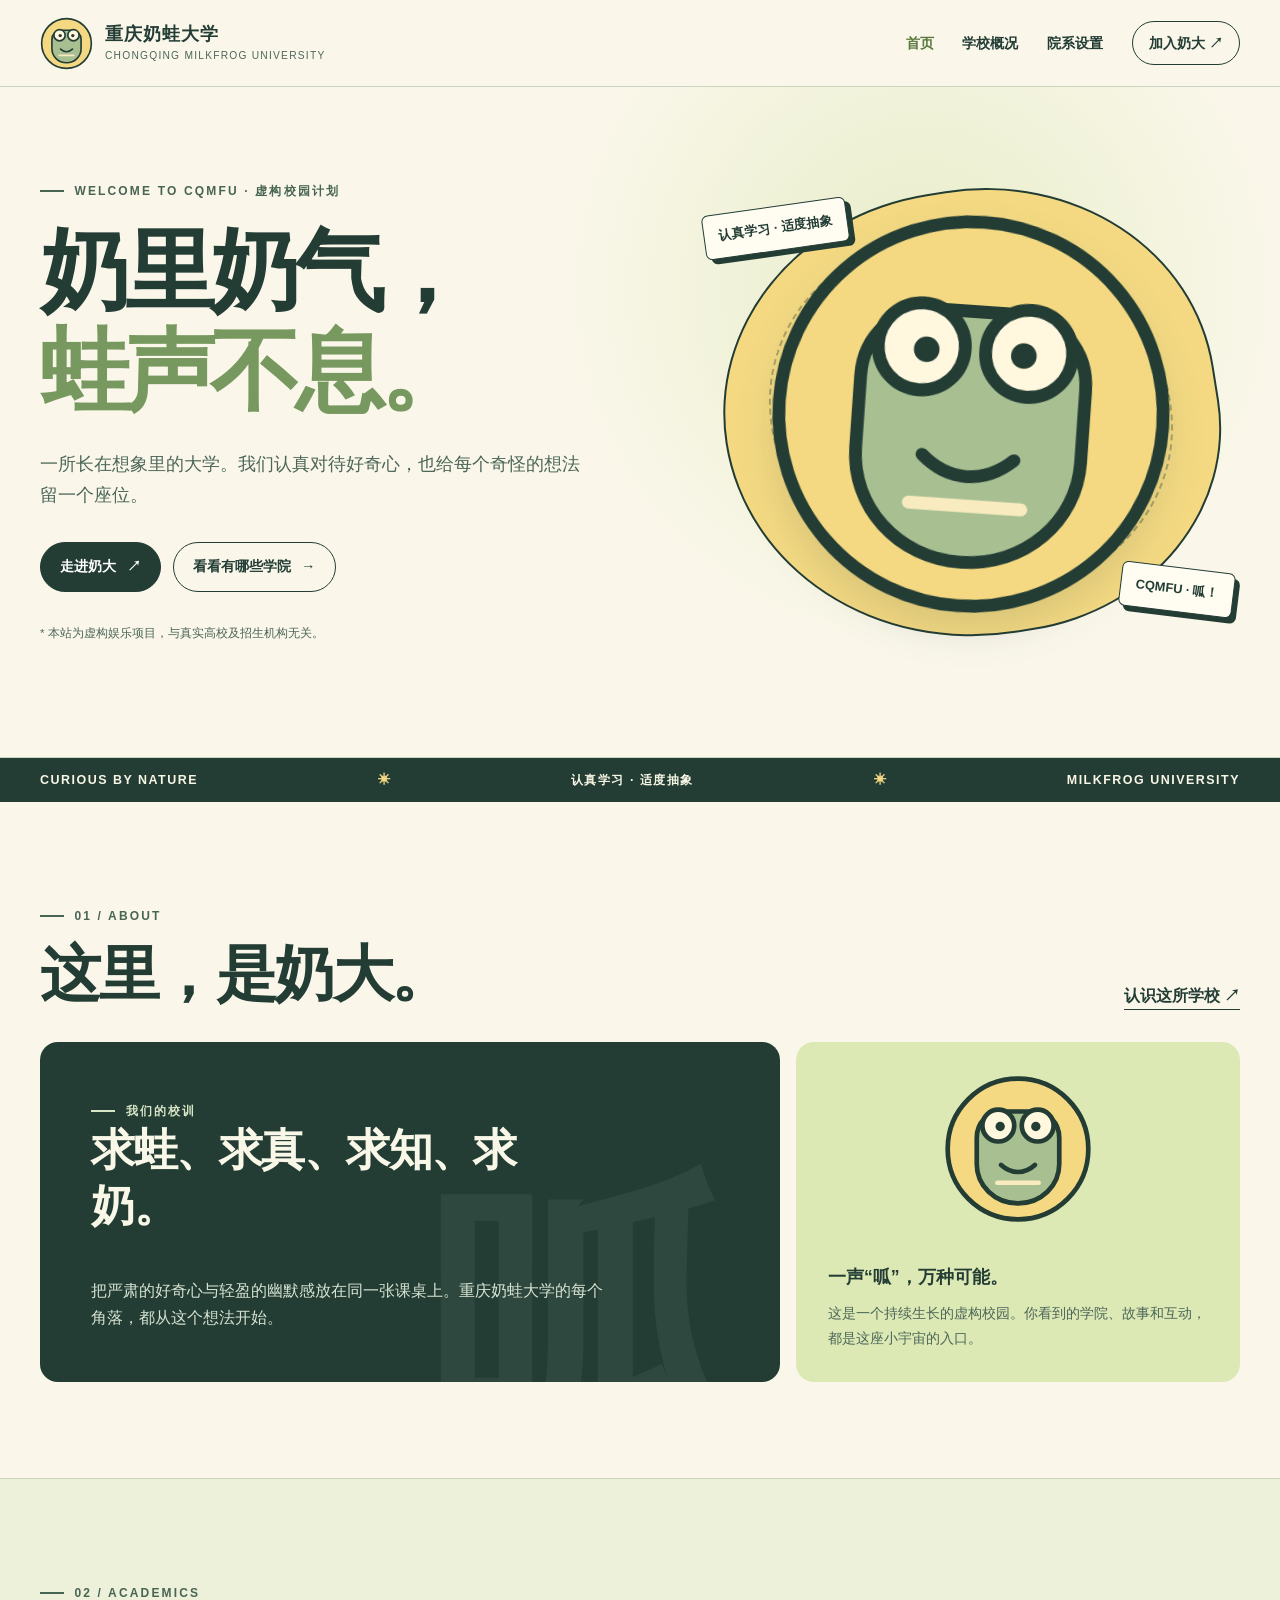
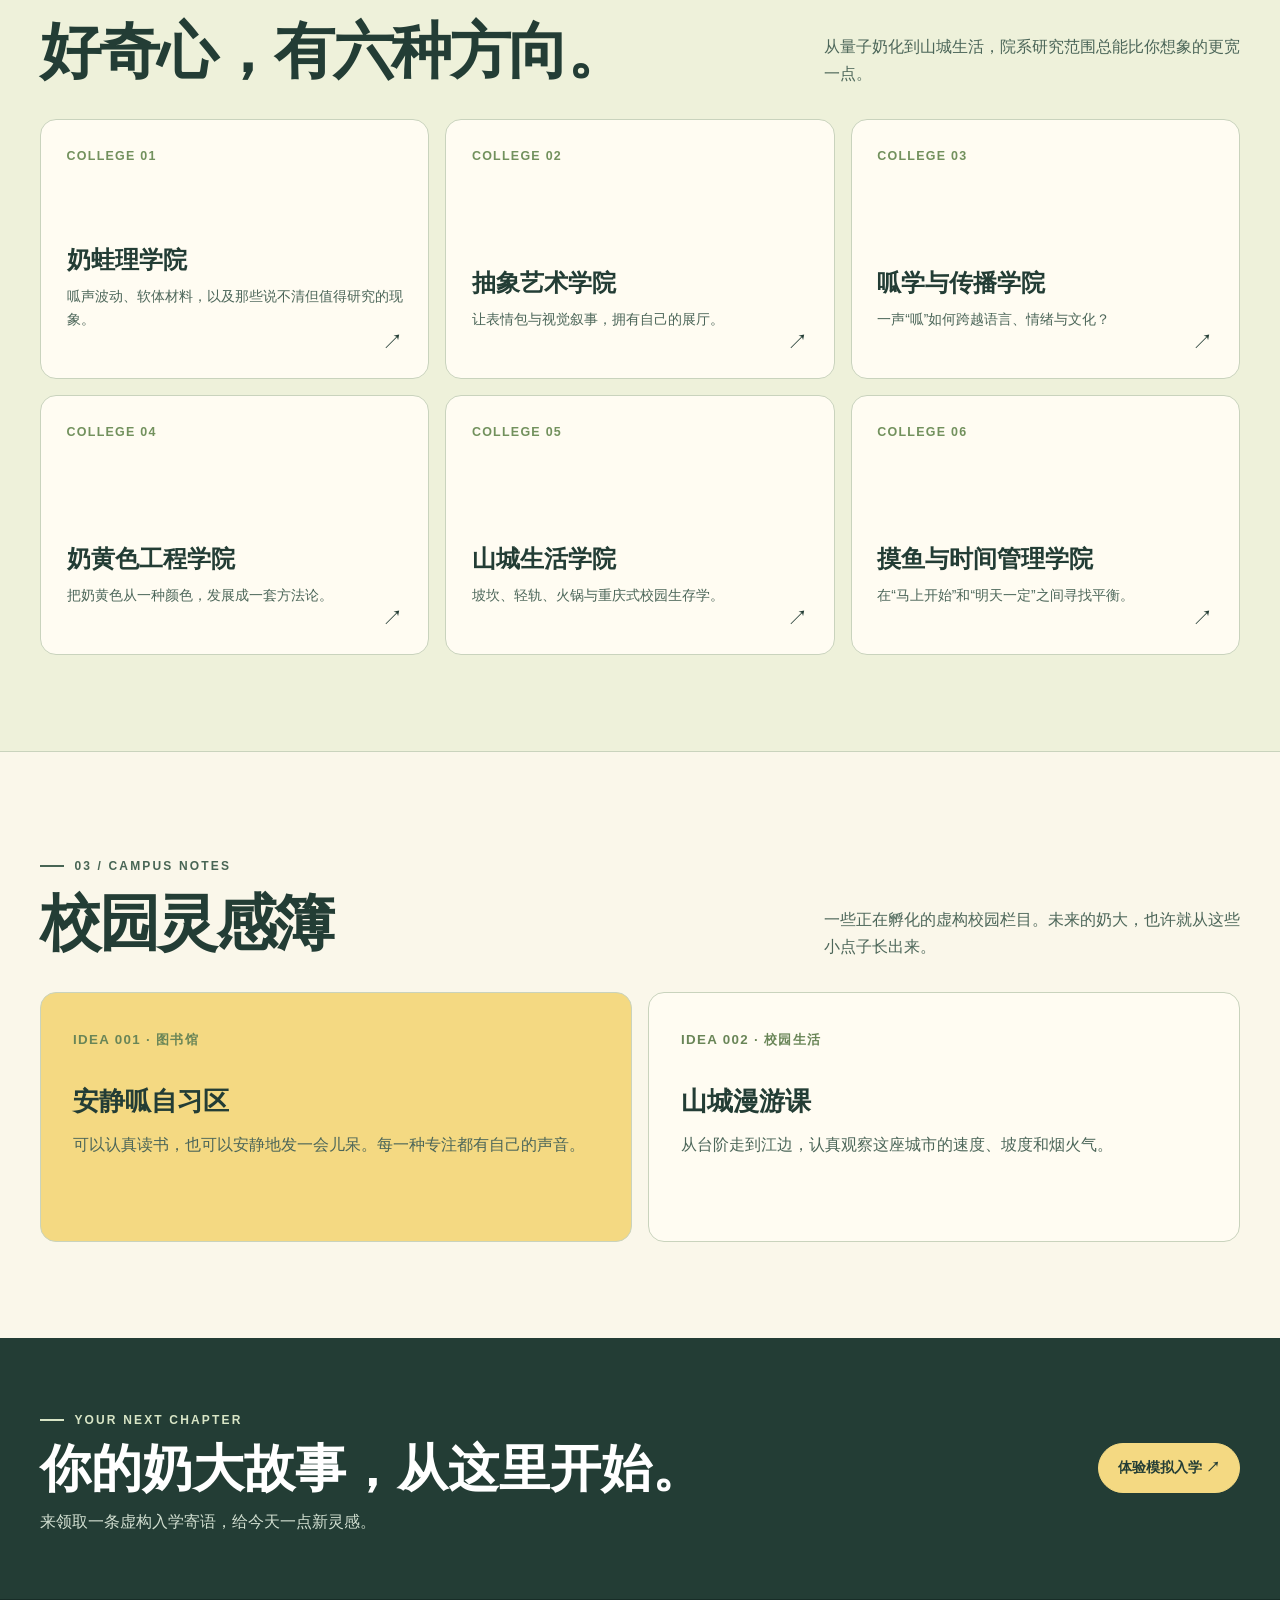
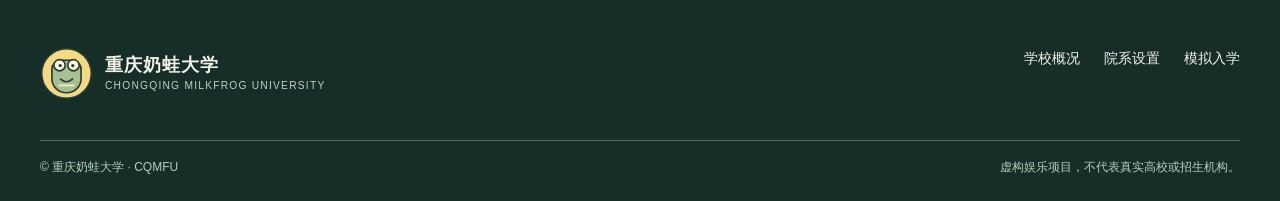
<file: index.html>
<!doctype html>
<html lang="zh-CN">
<head>
  <meta charset="utf-8">
  <meta name="viewport" content="width=device-width, initial-scale=1">
  <meta name="theme-color" content="#faf7ea">
  <meta name="description" content="重庆奶蛙大学是一所虚构的趣味大学。认真学习，适度抽象；奶里奶气，蛙声不息。">
  <title>重庆奶蛙大学 · 蛙声不息</title>
  <link rel="icon" type="image/svg+xml" href="assets/frog-mark.svg">
  <link rel="stylesheet" href="assets/site.css">
  <script src="assets/site.js" defer></script>
</head>
<body>
  <div class="site-loader" data-site-loader role="status" hidden>
    <div class="loader-mascot"><img src="assets/frog-mark.svg" alt="" width="128" height="128"></div>
    <p>奶蛙正在带你进入校园<span aria-hidden="true">…</span></p>
  </div>
  <a class="skip-link" href="#main">跳转到正文</a>
  <header class="site-header"><div class="container header-inner">
    <a class="brand" href="index.html" aria-label="重庆奶蛙大学首页"><img src="assets/frog-mark.svg" alt=""><span><strong>重庆奶蛙大学</strong><small>CHONGQING MILKFROG UNIVERSITY</small></span></a>
    <nav class="desktop-nav" aria-label="主导航"><a href="index.html" aria-current="page">首页</a><a href="about.html">学校概况</a><a href="academics.html">院系设置</a><a href="admissions.html" class="nav-cta">加入奶大 ↗</a></nav>
    <button class="menu-button" type="button" aria-expanded="false" aria-controls="mobile-menu" data-menu-toggle>菜单 ☰</button>
  </div><nav class="mobile-nav" id="mobile-menu" aria-label="移动端导航" data-menu hidden><a href="index.html" aria-current="page">首页</a><a href="about.html">学校概况</a><a href="academics.html">院系设置</a><a href="admissions.html">加入奶大</a></nav></header>
  <main id="main">
    <section class="hero"><div class="container hero-grid"><div>
      <span class="eyebrow">Welcome to CQMFU · 虚构校园计划</span>
      <h1>奶里奶气，<br><span>蛙声不息。</span></h1>
      <p class="lead">一所长在想象里的大学。我们认真对待好奇心，也给每个奇怪的想法留一个座位。</p>
      <div class="hero-actions"><a class="button button-dark" href="about.html">走进奶大 <span aria-hidden="true">↗</span></a><a class="button button-light" href="academics.html">看看有哪些学院 <span aria-hidden="true">→</span></a></div>
      <p class="hero-note">* 本站为虚构娱乐项目，与真实高校及招生机构无关。</p>
    </div><div class="hero-art" aria-label="奶蛙校徽插画"><div class="art-oval"></div><div class="art-ring"></div><img class="hero-frog" src="assets/frog-mark.svg" alt="微笑的奶蛙校徽"><span class="art-sticker sticker-a">认真学习 · 适度抽象</span><span class="art-sticker sticker-b">CQMFU · 呱！</span></div></div></section>
    <div class="ticker" aria-hidden="true"><div class="container ticker-inner"><span>CURIOUS BY NATURE</span><span>✳</span><span>认真学习 · 适度抽象</span><span>✳</span><span>MILKFROG UNIVERSITY</span></div></div>
    <section class="section" aria-labelledby="about-title"><div class="container"><div class="section-heading"><div><span class="eyebrow">01 / About</span><h2 id="about-title">这里，是奶大。</h2></div><a href="about.html">认识这所学校 ↗</a></div><div class="intro-grid"><article class="feature-card"><div><span class="eyebrow" style="color:#d8e5c6">我们的校训</span><h3>求蛙、求真、求知、求奶。</h3></div><p>把严肃的好奇心与轻盈的幽默感放在同一张课桌上。重庆奶蛙大学的每个角落，都从这个想法开始。</p></article><article class="seal-card"><img src="assets/frog-mark.svg" alt="重庆奶蛙大学奶蛙校徽"><div><strong>一声“呱”，万种可能。</strong><p>这是一个持续生长的虚构校园。你看到的学院、故事和互动，都是这座小宇宙的入口。</p></div></article></div></div></section>
    <section class="section section-tint" aria-labelledby="academics-title"><div class="container"><div class="section-heading"><div><span class="eyebrow">02 / Academics</span><h2 id="academics-title">好奇心，有六种方向。</h2></div><p>从量子奶化到山城生活，院系研究范围总能比你想象的更宽一点。</p></div><div class="cards">
      <a class="college-card" href="academics.html#science"><span class="number">COLLEGE 01</span><h3>奶蛙理学院</h3><p>呱声波动、软体材料，以及那些说不清但值得研究的现象。</p><span class="arrow" aria-hidden="true">↗</span></a>
      <a class="college-card" href="academics.html#art"><span class="number">COLLEGE 02</span><h3>抽象艺术学院</h3><p>让表情包与视觉叙事，拥有自己的展厅。</p><span class="arrow" aria-hidden="true">↗</span></a>
      <a class="college-card" href="academics.html#communication"><span class="number">COLLEGE 03</span><h3>呱学与传播学院</h3><p>一声“呱”如何跨越语言、情绪与文化？</p><span class="arrow" aria-hidden="true">↗</span></a>
      <a class="college-card" href="academics.html#engineering"><span class="number">COLLEGE 04</span><h3>奶黄色工程学院</h3><p>把奶黄色从一种颜色，发展成一套方法论。</p><span class="arrow" aria-hidden="true">↗</span></a>
      <a class="college-card" href="academics.html#city"><span class="number">COLLEGE 05</span><h3>山城生活学院</h3><p>坡坎、轻轨、火锅与重庆式校园生存学。</p><span class="arrow" aria-hidden="true">↗</span></a>
      <a class="college-card" href="academics.html#time"><span class="number">COLLEGE 06</span><h3>摸鱼与时间管理学院</h3><p>在“马上开始”和“明天一定”之间寻找平衡。</p><span class="arrow" aria-hidden="true">↗</span></a>
    </div></div></section>
    <section class="section" aria-labelledby="stories-title"><div class="container"><div class="section-heading"><div><span class="eyebrow">03 / Campus notes</span><h2 id="stories-title">校园灵感簿</h2></div><p>一些正在孵化的虚构校园栏目。未来的奶大，也许就从这些小点子长出来。</p></div><div class="story-grid"><article class="story-card accent"><small>IDEA 001 · 图书馆</small><h3>安静呱自习区</h3><p>可以认真读书，也可以安静地发一会儿呆。每一种专注都有自己的声音。</p></article><article class="story-card"><small>IDEA 002 · 校园生活</small><h3>山城漫游课</h3><p>从台阶走到江边，认真观察这座城市的速度、坡度和烟火气。</p></article></div></div></section>
    <section class="cta-band"><div class="container cta-inner"><div><span class="eyebrow" style="color:#d8e5c6">Your next chapter</span><h2>你的奶大故事，从这里开始。</h2><p>来领取一条虚构入学寄语，给今天一点新灵感。</p></div><a class="button button-yellow" href="admissions.html">体验模拟入学 ↗</a></div></section>
  </main>
  <footer class="site-footer"><div class="container"><div class="footer-grid"><a class="brand" href="index.html"><img src="assets/frog-mark.svg" alt=""><span><strong>重庆奶蛙大学</strong><small>CHONGQING MILKFROG UNIVERSITY</small></span></a><nav class="footer-links" aria-label="页脚导航"><a href="about.html">学校概况</a><a href="academics.html">院系设置</a><a href="admissions.html">模拟入学</a></nav></div><div class="footer-bottom"><span>© 重庆奶蛙大学 · CQMFU</span><span>虚构娱乐项目，不代表真实高校或招生机构。</span></div></div></footer>
</body>
</html>
</file>
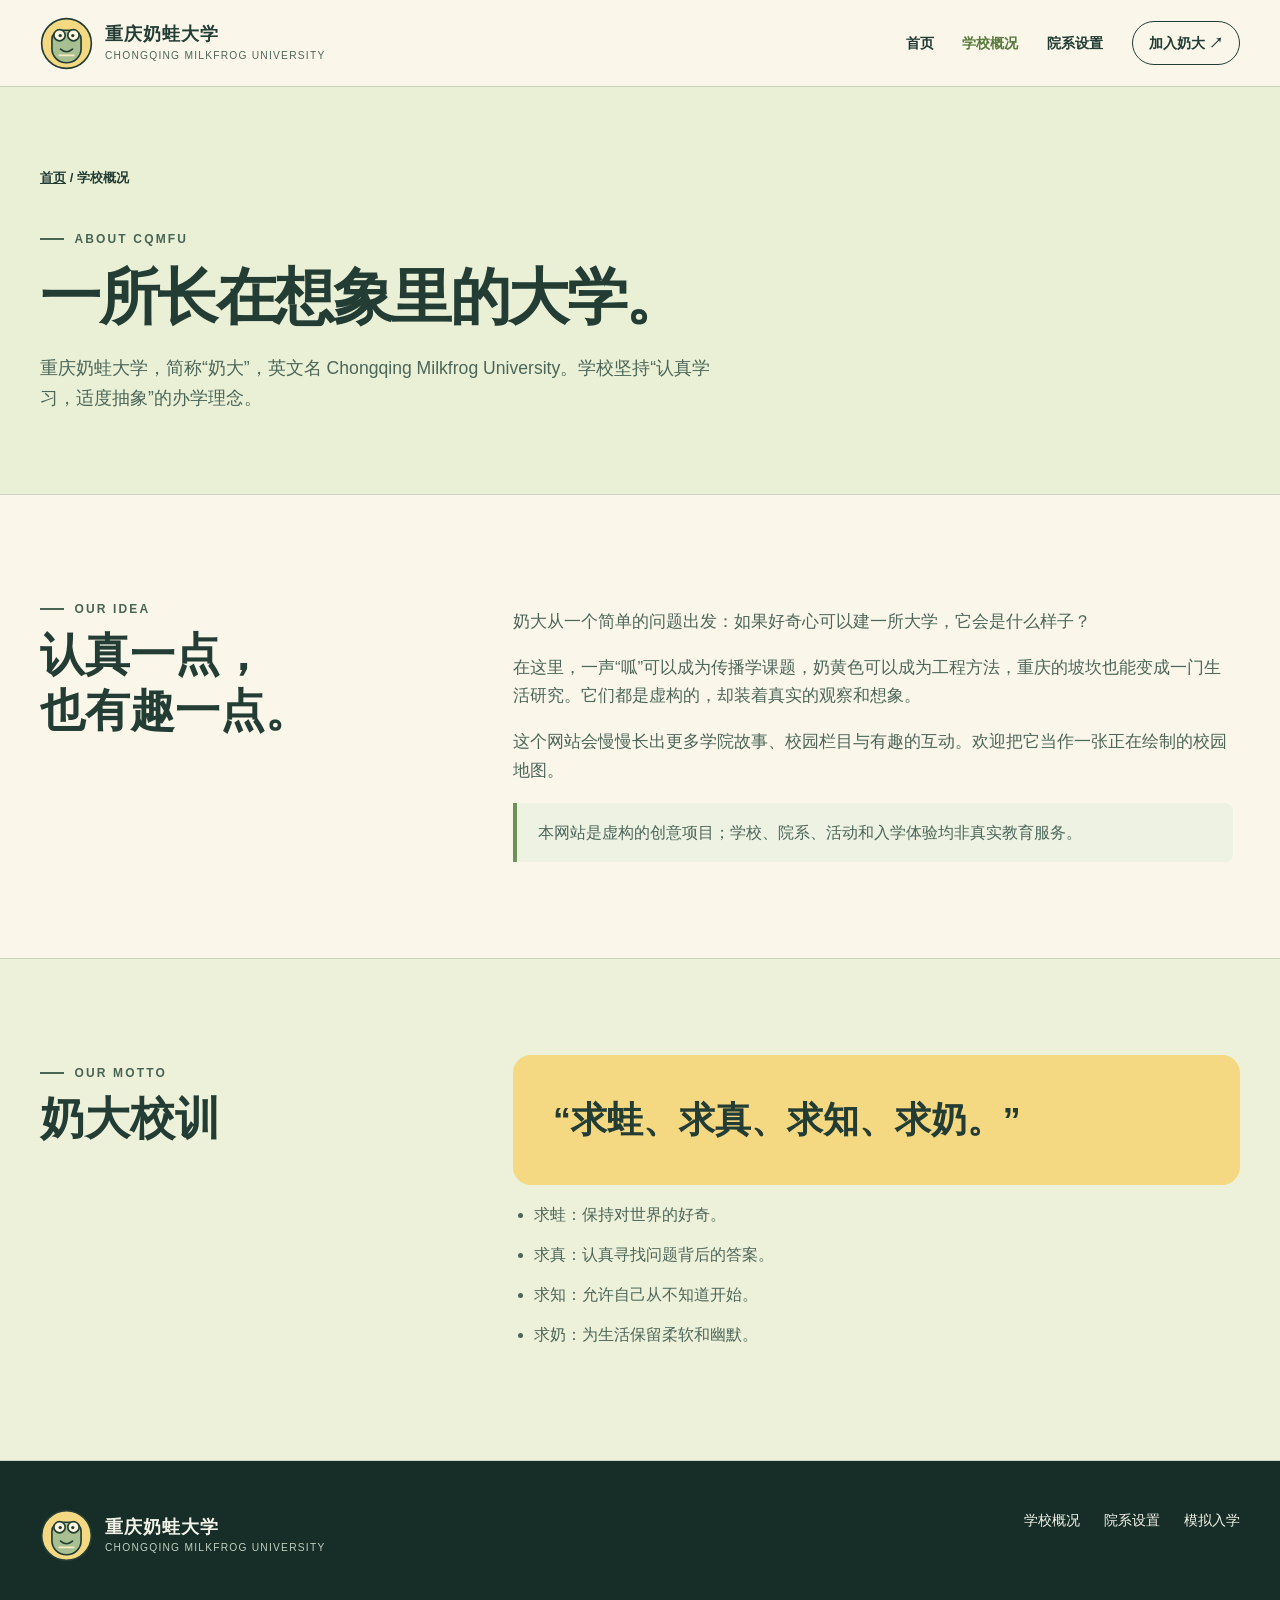
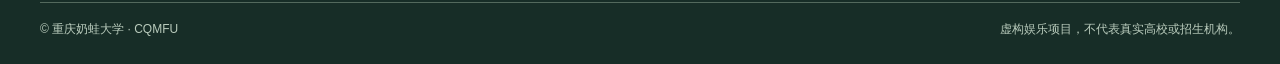
<file: about.html>
<!doctype html><html lang="zh-CN"><head><meta charset="utf-8"><meta name="viewport" content="width=device-width, initial-scale=1"><meta name="theme-color" content="#faf7ea"><meta name="description" content="认识重庆奶蛙大学：一所认真对待好奇心的虚构趣味大学。"><title>学校概况 · 重庆奶蛙大学</title><link rel="icon" type="image/svg+xml" href="assets/frog-mark.svg"><link rel="stylesheet" href="assets/site.css"><script src="assets/site.js" defer></script></head><body>
<a class="skip-link" href="#main">跳转到正文</a><header class="site-header"><div class="container header-inner"><a class="brand" href="index.html" aria-label="重庆奶蛙大学首页"><img src="assets/frog-mark.svg" alt=""><span><strong>重庆奶蛙大学</strong><small>CHONGQING MILKFROG UNIVERSITY</small></span></a><nav class="desktop-nav" aria-label="主导航"><a href="index.html">首页</a><a href="about.html" aria-current="page">学校概况</a><a href="academics.html">院系设置</a><a href="admissions.html" class="nav-cta">加入奶大 ↗</a></nav><button class="menu-button" type="button" aria-expanded="false" aria-controls="mobile-menu" data-menu-toggle>菜单 ☰</button></div><nav class="mobile-nav" id="mobile-menu" aria-label="移动端导航" data-menu hidden><a href="index.html">首页</a><a href="about.html" aria-current="page">学校概况</a><a href="academics.html">院系设置</a><a href="admissions.html">加入奶大</a></nav></header>
<main id="main"><section class="page-intro"><div class="container"><span class="crumb"><a href="index.html">首页</a> / 学校概况</span><span class="eyebrow">About CQMFU</span><h1>一所长在想象里的大学。</h1><p>重庆奶蛙大学，简称“奶大”，英文名 Chongqing Milkfrog University。学校坚持“认真学习，适度抽象”的办学理念。</p></div></section><section class="section"><div class="container two-col"><div><span class="eyebrow">Our idea</span><h2>认真一点，<br>也有趣一点。</h2></div><div class="prose"><p>奶大从一个简单的问题出发：如果好奇心可以建一所大学，它会是什么样子？</p><p>在这里，一声“呱”可以成为传播学课题，奶黄色可以成为工程方法，重庆的坡坎也能变成一门生活研究。它们都是虚构的，却装着真实的观察和想象。</p><p>这个网站会慢慢长出更多学院故事、校园栏目与有趣的互动。欢迎把它当作一张正在绘制的校园地图。</p><div class="notice">本网站是虚构的创意项目；学校、院系、活动和入学体验均非真实教育服务。</div></div></div></section><section class="section section-tint"><div class="container two-col"><div><span class="eyebrow">Our motto</span><h2>奶大校训</h2></div><div><div class="quote">“求蛙、求真、求知、求奶。”</div><ul class="plain-list"><li>求蛙：保持对世界的好奇。</li><li>求真：认真寻找问题背后的答案。</li><li>求知：允许自己从不知道开始。</li><li>求奶：为生活保留柔软和幽默。</li></ul></div></div></section></main>
<footer class="site-footer"><div class="container"><div class="footer-grid"><a class="brand" href="index.html"><img src="assets/frog-mark.svg" alt=""><span><strong>重庆奶蛙大学</strong><small>CHONGQING MILKFROG UNIVERSITY</small></span></a><nav class="footer-links" aria-label="页脚导航"><a href="about.html">学校概况</a><a href="academics.html">院系设置</a><a href="admissions.html">模拟入学</a></nav></div><div class="footer-bottom"><span>© 重庆奶蛙大学 · CQMFU</span><span>虚构娱乐项目，不代表真实高校或招生机构。</span></div></div></footer></body></html>
</file>
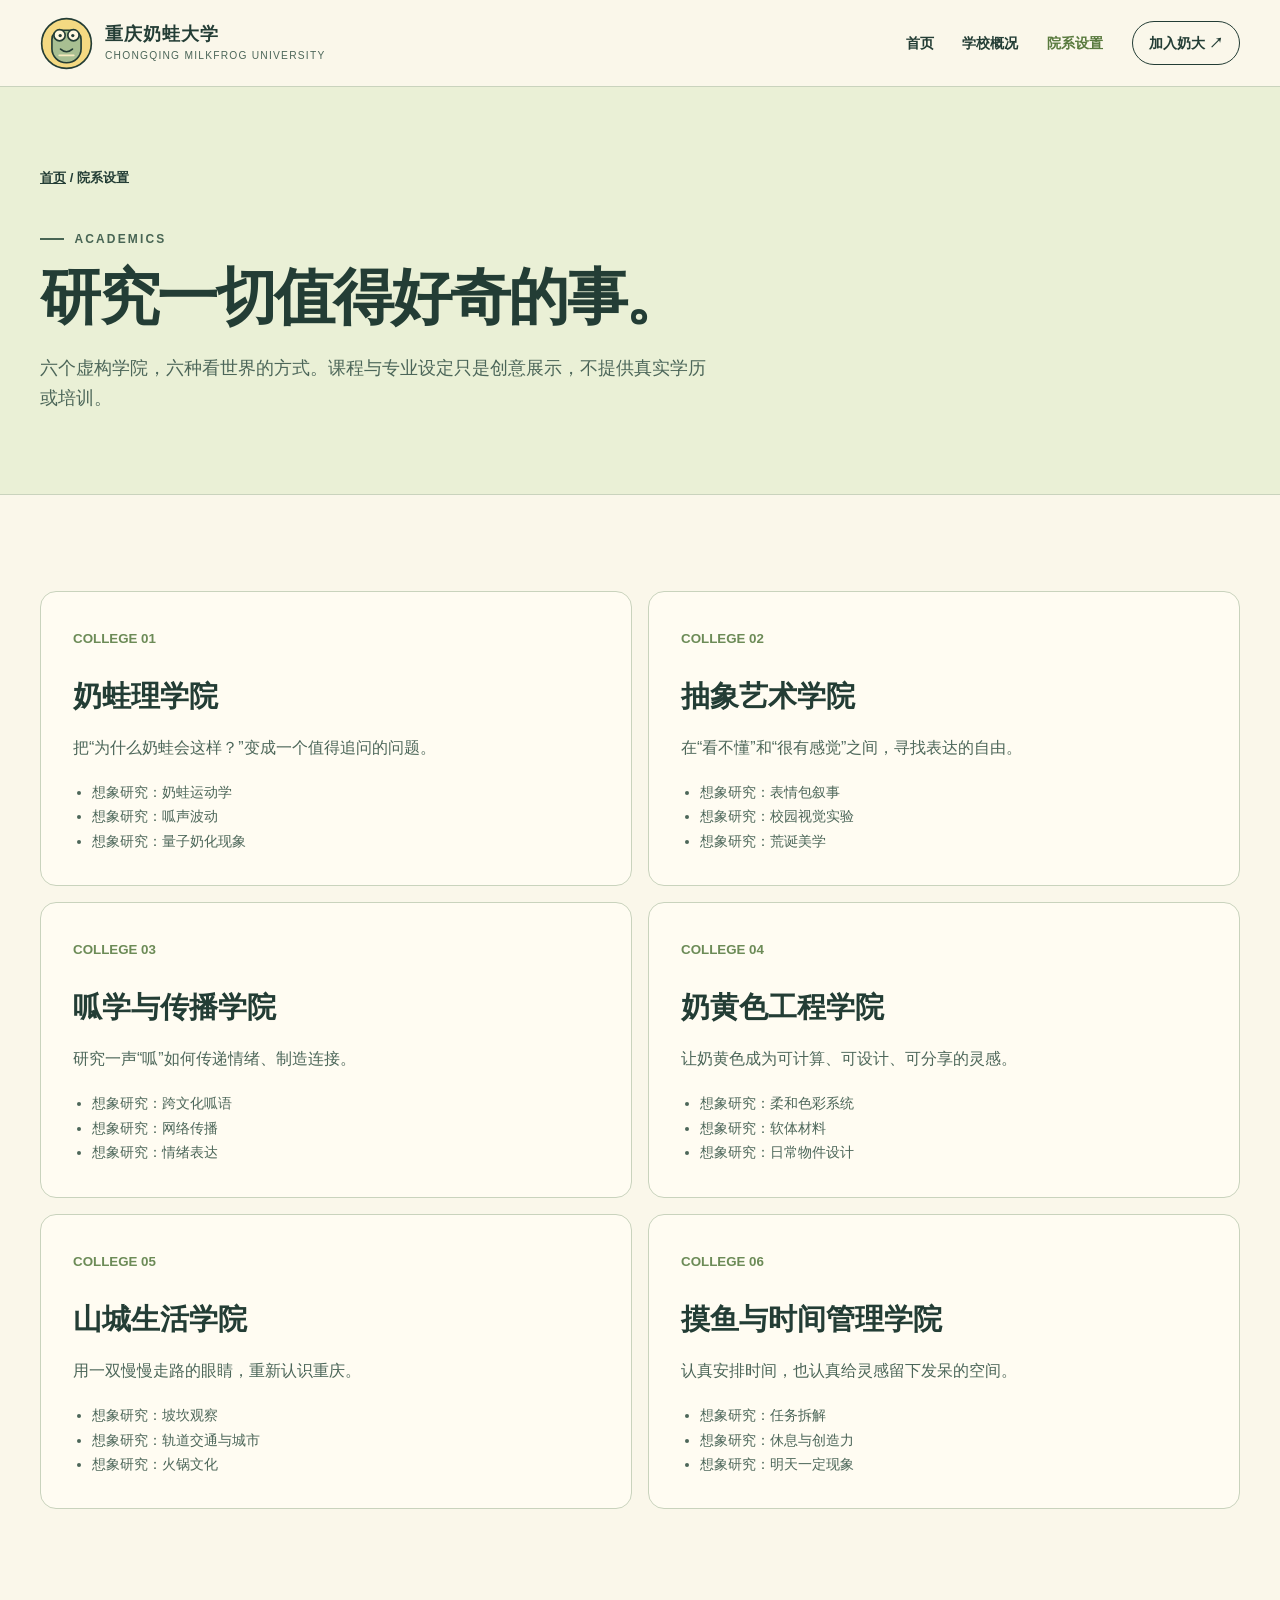
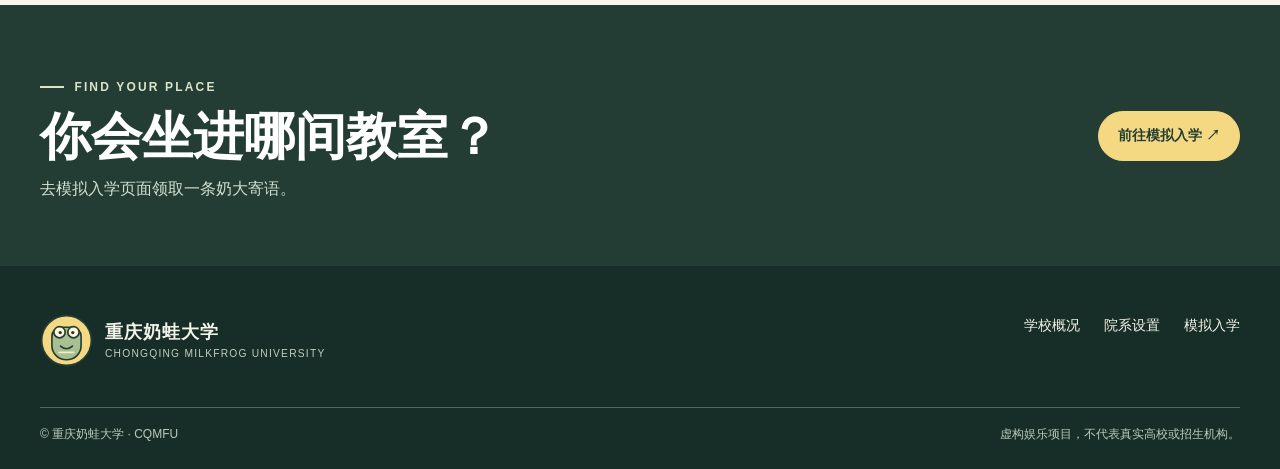
<file: academics.html>
<!doctype html><html lang="zh-CN"><head><meta charset="utf-8"><meta name="viewport" content="width=device-width, initial-scale=1"><meta name="theme-color" content="#faf7ea"><meta name="description" content="探索重庆奶蛙大学六个虚构学院：奶蛙理学、抽象艺术、呱学传播、奶黄色工程、山城生活与时间管理。"><title>院系设置 · 重庆奶蛙大学</title><link rel="icon" type="image/svg+xml" href="assets/frog-mark.svg"><link rel="stylesheet" href="assets/site.css"><script src="assets/site.js" defer></script></head><body>
<a class="skip-link" href="#main">跳转到正文</a><header class="site-header"><div class="container header-inner"><a class="brand" href="index.html" aria-label="重庆奶蛙大学首页"><img src="assets/frog-mark.svg" alt=""><span><strong>重庆奶蛙大学</strong><small>CHONGQING MILKFROG UNIVERSITY</small></span></a><nav class="desktop-nav" aria-label="主导航"><a href="index.html">首页</a><a href="about.html">学校概况</a><a href="academics.html" aria-current="page">院系设置</a><a href="admissions.html" class="nav-cta">加入奶大 ↗</a></nav><button class="menu-button" type="button" aria-expanded="false" aria-controls="mobile-menu" data-menu-toggle>菜单 ☰</button></div><nav class="mobile-nav" id="mobile-menu" aria-label="移动端导航" data-menu hidden><a href="index.html">首页</a><a href="about.html">学校概况</a><a href="academics.html" aria-current="page">院系设置</a><a href="admissions.html">加入奶大</a></nav></header>
<main id="main"><section class="page-intro"><div class="container"><span class="crumb"><a href="index.html">首页</a> / 院系设置</span><span class="eyebrow">Academics</span><h1>研究一切值得好奇的事。</h1><p>六个虚构学院，六种看世界的方式。课程与专业设定只是创意展示，不提供真实学历或培训。</p></div></section><section class="section"><div class="container college-list">
<article class="college-detail" id="science"><small>COLLEGE 01</small><h2>奶蛙理学院</h2><p>把“为什么奶蛙会这样？”变成一个值得追问的问题。</p><ul><li>想象研究：奶蛙运动学</li><li>想象研究：呱声波动</li><li>想象研究：量子奶化现象</li></ul></article>
<article class="college-detail" id="art"><small>COLLEGE 02</small><h2>抽象艺术学院</h2><p>在“看不懂”和“很有感觉”之间，寻找表达的自由。</p><ul><li>想象研究：表情包叙事</li><li>想象研究：校园视觉实验</li><li>想象研究：荒诞美学</li></ul></article>
<article class="college-detail" id="communication"><small>COLLEGE 03</small><h2>呱学与传播学院</h2><p>研究一声“呱”如何传递情绪、制造连接。</p><ul><li>想象研究：跨文化呱语</li><li>想象研究：网络传播</li><li>想象研究：情绪表达</li></ul></article>
<article class="college-detail" id="engineering"><small>COLLEGE 04</small><h2>奶黄色工程学院</h2><p>让奶黄色成为可计算、可设计、可分享的灵感。</p><ul><li>想象研究：柔和色彩系统</li><li>想象研究：软体材料</li><li>想象研究：日常物件设计</li></ul></article>
<article class="college-detail" id="city"><small>COLLEGE 05</small><h2>山城生活学院</h2><p>用一双慢慢走路的眼睛，重新认识重庆。</p><ul><li>想象研究：坡坎观察</li><li>想象研究：轨道交通与城市</li><li>想象研究：火锅文化</li></ul></article>
<article class="college-detail" id="time"><small>COLLEGE 06</small><h2>摸鱼与时间管理学院</h2><p>认真安排时间，也认真给灵感留下发呆的空间。</p><ul><li>想象研究：任务拆解</li><li>想象研究：休息与创造力</li><li>想象研究：明天一定现象</li></ul></article>
</div></section><section class="cta-band"><div class="container cta-inner"><div><span class="eyebrow" style="color:#d8e5c6">Find your place</span><h2>你会坐进哪间教室？</h2><p>去模拟入学页面领取一条奶大寄语。</p></div><a class="button button-yellow" href="admissions.html">前往模拟入学 ↗</a></div></section></main>
<footer class="site-footer"><div class="container"><div class="footer-grid"><a class="brand" href="index.html"><img src="assets/frog-mark.svg" alt=""><span><strong>重庆奶蛙大学</strong><small>CHONGQING MILKFROG UNIVERSITY</small></span></a><nav class="footer-links" aria-label="页脚导航"><a href="about.html">学校概况</a><a href="academics.html">院系设置</a><a href="admissions.html">模拟入学</a></nav></div><div class="footer-bottom"><span>© 重庆奶蛙大学 · CQMFU</span><span>虚构娱乐项目，不代表真实高校或招生机构。</span></div></div></footer></body></html>
</file>
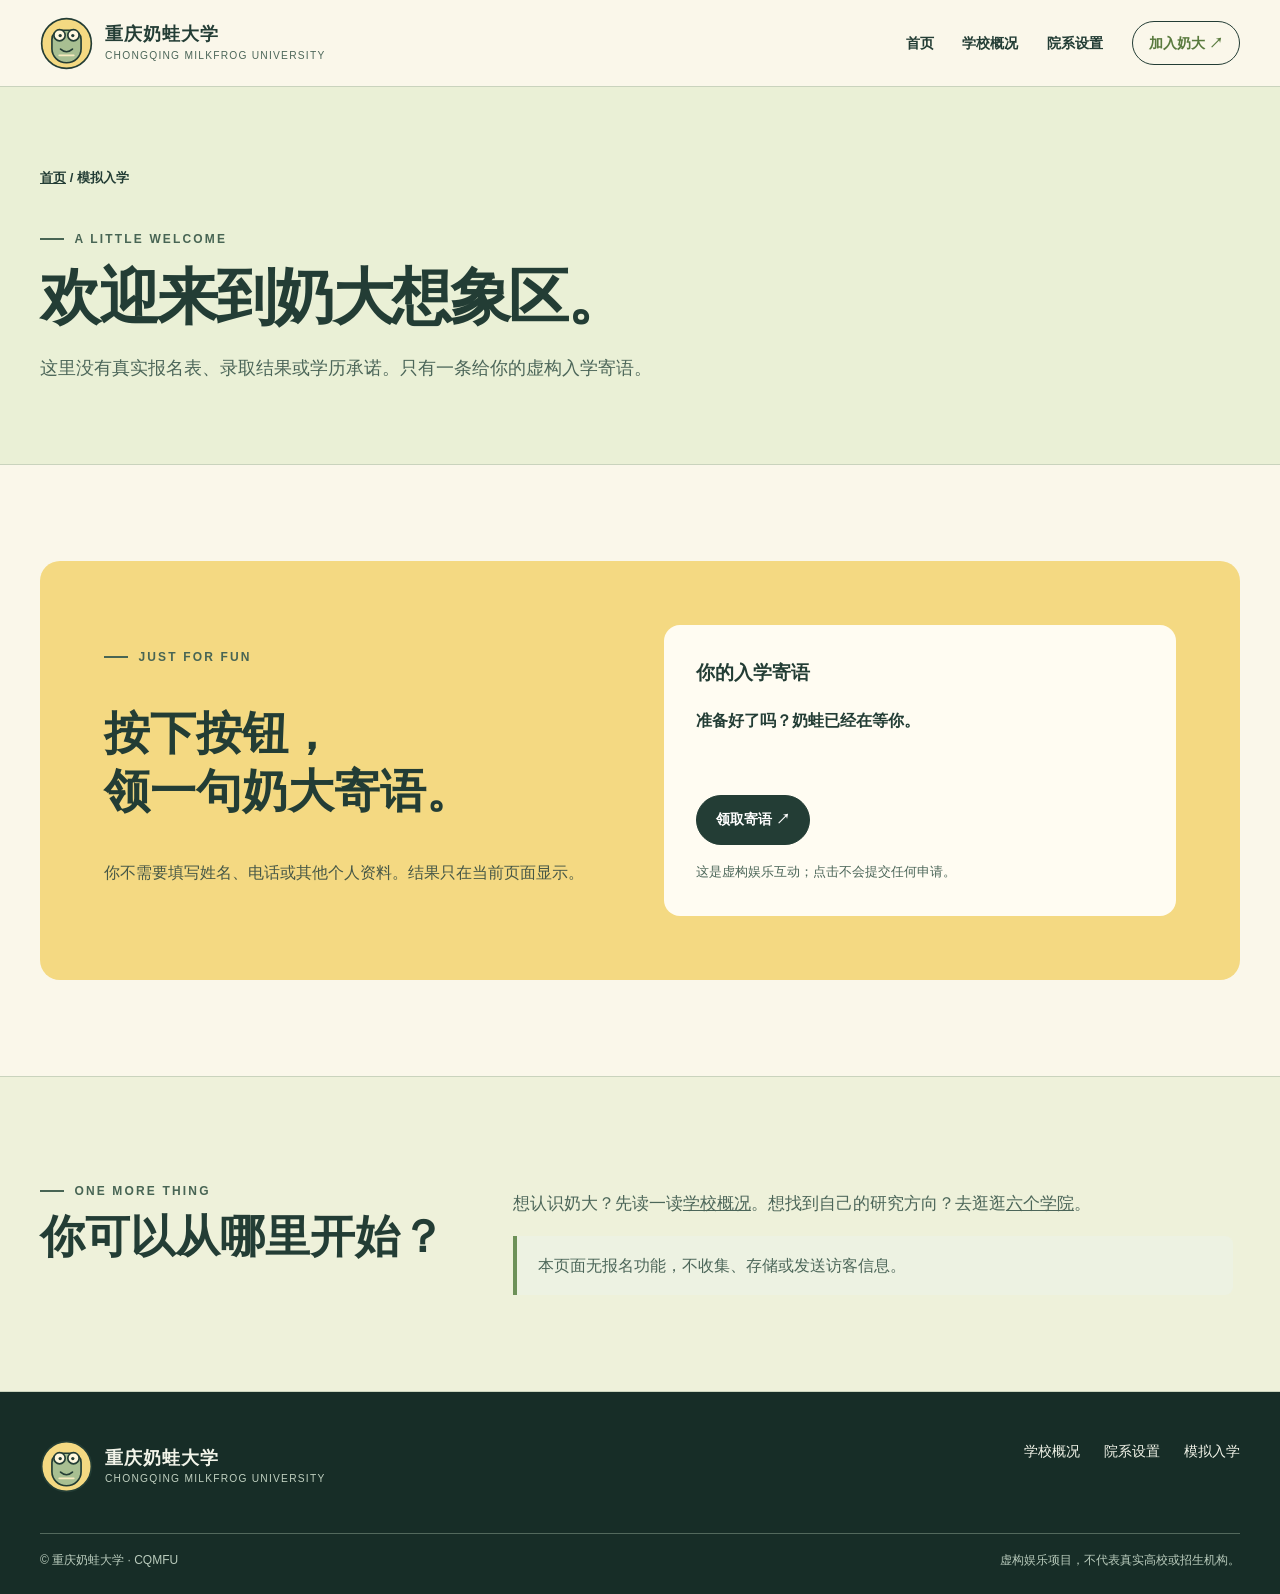
<file: admissions.html>
<!doctype html><html lang="zh-CN"><head><meta charset="utf-8"><meta name="viewport" content="width=device-width, initial-scale=1"><meta name="theme-color" content="#faf7ea"><meta name="description" content="体验重庆奶蛙大学的虚构入学寄语。纯本地娱乐互动，不收集个人信息。"><title>模拟入学 · 重庆奶蛙大学</title><link rel="icon" type="image/svg+xml" href="assets/frog-mark.svg"><link rel="stylesheet" href="assets/site.css"><script src="assets/site.js" defer></script></head><body>
<a class="skip-link" href="#main">跳转到正文</a><header class="site-header"><div class="container header-inner"><a class="brand" href="index.html" aria-label="重庆奶蛙大学首页"><img src="assets/frog-mark.svg" alt=""><span><strong>重庆奶蛙大学</strong><small>CHONGQING MILKFROG UNIVERSITY</small></span></a><nav class="desktop-nav" aria-label="主导航"><a href="index.html">首页</a><a href="about.html">学校概况</a><a href="academics.html">院系设置</a><a href="admissions.html" class="nav-cta" aria-current="page">加入奶大 ↗</a></nav><button class="menu-button" type="button" aria-expanded="false" aria-controls="mobile-menu" data-menu-toggle>菜单 ☰</button></div><nav class="mobile-nav" id="mobile-menu" aria-label="移动端导航" data-menu hidden><a href="index.html">首页</a><a href="about.html">学校概况</a><a href="academics.html">院系设置</a><a href="admissions.html" aria-current="page">加入奶大</a></nav></header>
<main id="main"><section class="page-intro"><div class="container"><span class="crumb"><a href="index.html">首页</a> / 模拟入学</span><span class="eyebrow">A little welcome</span><h1>欢迎来到奶大想象区。</h1><p>这里没有真实报名表、录取结果或学历承诺。只有一条给你的虚构入学寄语。</p></div></section><section class="section"><div class="container admission-panel"><div><span class="eyebrow">Just for fun</span><h2>按下按钮，<br>领一句奶大寄语。</h2><p>你不需要填写姓名、电话或其他个人资料。结果只在当前页面显示。</p></div><div class="result-card"><h3>你的入学寄语</h3><p role="status" aria-live="polite" data-admission-result>准备好了吗？奶蛙已经在等你。</p><button class="button button-dark" type="button" data-admission-button>领取寄语 ↗</button><small>这是虚构娱乐互动；点击不会提交任何申请。</small></div></div></section><section class="section section-tint"><div class="container two-col"><div><span class="eyebrow">One more thing</span><h2>你可以从哪里开始？</h2></div><div class="prose"><p>想认识奶大？先读一读<a href="about.html" style="text-decoration:underline">学校概况</a>。想找到自己的研究方向？去逛逛<a href="academics.html" style="text-decoration:underline">六个学院</a>。</p><div class="notice">本页面无报名功能，不收集、存储或发送访客信息。</div></div></div></section></main>
<footer class="site-footer"><div class="container"><div class="footer-grid"><a class="brand" href="index.html"><img src="assets/frog-mark.svg" alt=""><span><strong>重庆奶蛙大学</strong><small>CHONGQING MILKFROG UNIVERSITY</small></span></a><nav class="footer-links" aria-label="页脚导航"><a href="about.html">学校概况</a><a href="academics.html">院系设置</a><a href="admissions.html">模拟入学</a></nav></div><div class="footer-bottom"><span>© 重庆奶蛙大学 · CQMFU</span><span>虚构娱乐项目，不代表真实高校或招生机构。</span></div></div></footer></body></html>
</file>
<file: assets/site.css>
:root{--ink:#233d35;--ink-soft:#4c6659;--cream:#faf7ea;--paper:#fffcf2;--lime:#dce9b4;--frog:#a8bf92;--yellow:#f4d982;--line:#c9d3bd;--shadow:0 20px 50px rgba(35,61,53,.08)}
*{box-sizing:border-box}
html{scroll-behavior:smooth}
body{margin:0;background:var(--cream);color:var(--ink);font-family:'DM Sans','Noto Sans SC','PingFang SC','Microsoft YaHei',sans-serif;line-height:1.7}
button,a{font:inherit}
a{color:inherit;text-decoration:none}
button{cursor:pointer}
img{max-width:100%;display:block}
:focus-visible{outline:3px solid #806515;outline-offset:4px}
.skip-link{position:absolute;top:-100px;left:1rem;background:var(--ink);color:white;padding:.6rem 1rem;z-index:100}.skip-link:focus{top:1rem}
.container{width:min(1200px,calc(100% - 2.5rem));margin-inline:auto}
.eyebrow{display:inline-flex;align-items:center;gap:.65rem;font-size:.75rem;letter-spacing:.18em;text-transform:uppercase;font-weight:800;color:#486554}
.eyebrow:before{content:'';width:1.5rem;height:2px;background:currentColor}
.site-header{position:relative;z-index:20;background:var(--cream);border-bottom:1px solid var(--line)}
.header-inner{min-height:86px;display:flex;align-items:center;justify-content:space-between;gap:2rem}
.brand{display:flex;align-items:center;gap:.75rem;min-width:0}.brand img{width:53px;height:53px;flex:none}.brand strong,.brand small{display:block;line-height:1.25}.brand strong{font-size:1.12rem;letter-spacing:.06em}.brand small{font-size:.64rem;letter-spacing:.12em;color:var(--ink-soft);margin-top:.25rem}
.desktop-nav{display:flex;gap:1.8rem;align-items:center}.desktop-nav a{font-size:.9rem;font-weight:700;white-space:nowrap}.desktop-nav a:hover,.desktop-nav a[aria-current=page]{color:#597a3e}.nav-cta{border:1px solid var(--ink);border-radius:100px;padding:.56rem 1rem}.nav-cta:hover{background:var(--ink);color:#fff!important}
.menu-button,.mobile-nav{display:none}
.button{display:inline-flex;align-items:center;justify-content:center;gap:.65rem;min-height:49px;padding:.75rem 1.2rem;border-radius:100px;font-weight:800;font-size:.88rem;transition:transform .2s,background .2s}.button:hover{transform:translateY(-2px)}.button-dark{background:var(--ink);color:#fff;border:1px solid var(--ink)}.button-dark:hover{background:#315b4a}.button-light{border:1px solid var(--ink);background:transparent}.button-light:hover{background:#ebefda}.button-yellow{background:var(--yellow);border:1px solid var(--yellow);color:var(--ink)}
.hero{overflow:hidden;background:radial-gradient(circle at 72% 30%,#e7edc8 0,transparent 35%),var(--cream);border-bottom:1px solid var(--line)}.hero-grid{display:grid;grid-template-columns:1.08fr .92fr;align-items:center;min-height:670px;gap:2rem;padding-block:4rem 5rem}.hero h1{font-size:clamp(3.8rem,7vw,7rem);line-height:1.12;letter-spacing:-.055em;margin:1.25rem 0 1.7rem;font-weight:800}.hero h1 span{color:#77985e}.lead{font-size:1.13rem;color:var(--ink-soft);max-width:34rem;margin:0 0 2rem}.hero-actions{display:flex;gap:.75rem;flex-wrap:wrap}.hero-note{font-size:.72rem;color:var(--ink-soft);margin-top:2rem}
.hero-art{position:relative;min-height:520px;display:grid;place-items:center}.art-oval{position:absolute;width:92%;height:86%;border-radius:50% 50% 46% 54%;background:var(--yellow);transform:rotate(-9deg);border:2px solid var(--ink)}.art-ring{position:absolute;width:76%;height:69%;border:2px dashed rgba(35,61,53,.35);border-radius:50%;transform:rotate(17deg)}.hero-frog{position:relative;width:min(79%,410px);filter:drop-shadow(0 20px 18px rgba(35,61,53,.12));transform:rotate(4deg)}.art-sticker{position:absolute;background:var(--paper);padding:.65rem .9rem;border:1px solid var(--ink);border-radius:.4rem;box-shadow:5px 5px 0 var(--ink);font-size:.8rem;font-weight:800;transform:rotate(-8deg)}.sticker-a{top:10%;left:0}.sticker-b{bottom:12%;right:1%;transform:rotate(7deg)}
.ticker{background:var(--ink);color:#f8f6e5;padding:.72rem 0;overflow:hidden}.ticker-inner{display:flex;justify-content:space-between;gap:1rem;white-space:nowrap;font-size:.78rem;font-weight:700;letter-spacing:.12em}.ticker span:nth-child(even){color:var(--yellow)}
.section{padding:6rem 0}.section-heading{display:flex;align-items:end;justify-content:space-between;gap:2rem;margin-bottom:2rem}.section-heading h2,.page-intro h1{font-size:clamp(2.4rem,4.8vw,4.5rem);letter-spacing:-.04em;line-height:1.18;margin:.7rem 0 0}.section-heading p{max-width:26rem;color:var(--ink-soft);margin:0}.section-heading a{font-weight:800;border-bottom:1px solid currentColor;white-space:nowrap}
.intro-grid{display:grid;grid-template-columns:1.25fr .75fr;gap:1rem}.feature-card{background:var(--ink);color:#f9f8e8;border-radius:18px;padding:clamp(2rem,4vw,4rem);min-height:340px;display:flex;flex-direction:column;justify-content:space-between;position:relative;overflow:hidden}.feature-card:after{content:'呱';position:absolute;right:2rem;bottom:-7rem;font-size:20rem;line-height:1;color:rgba(255,255,255,.05);font-weight:800}.feature-card h3{font-size:clamp(2rem,3.4vw,3.5rem);line-height:1.3;letter-spacing:-.035em;max-width:18ch;margin:0;position:relative;z-index:1}.feature-card p{max-width:32rem;margin:1.2rem 0 0;color:#d7e3d2;position:relative;z-index:1}.seal-card{background:var(--lime);border-radius:18px;padding:2rem;display:flex;flex-direction:column;justify-content:space-between;min-height:340px}.seal-card img{width:150px;align-self:center}.seal-card strong{font-size:1.1rem}.seal-card p{margin:.5rem 0 0;color:var(--ink-soft);font-size:.9rem}
.cards{display:grid;grid-template-columns:repeat(3,1fr);gap:1rem}.college-card{display:flex;flex-direction:column;min-height:260px;border:1px solid var(--line);background:var(--paper);border-radius:16px;padding:1.6rem;transition:transform .2s,box-shadow .2s}.college-card:hover{transform:translateY(-4px);box-shadow:var(--shadow)}.college-card .number{font-size:.78rem;font-weight:800;color:#72915d;letter-spacing:.1em}.college-card h3{font-size:1.5rem;line-height:1.3;margin:auto 0 .6rem}.college-card p{font-size:.86rem;color:var(--ink-soft);margin:0}.college-card .arrow{font-size:1.3rem;align-self:end;line-height:1}
.section-tint{background:#eef1da;border-block:1px solid var(--line)}.story-grid{display:grid;grid-template-columns:1fr 1fr;gap:1rem}.story-card{border:1px solid var(--line);background:var(--paper);border-radius:16px;padding:2rem;min-height:250px}.story-card small{font-weight:800;letter-spacing:.1em;color:#698557}.story-card h3{font-size:1.65rem;line-height:1.35;margin:2rem 0 .7rem}.story-card p{color:var(--ink-soft);margin:0}.story-card.accent{background:var(--yellow)}
.cta-band{background:var(--ink);color:#fff;padding:4rem 0}.cta-inner{display:flex;align-items:center;justify-content:space-between;gap:2rem}.cta-inner h2{font-size:clamp(2rem,4vw,3.7rem);line-height:1.2;margin:.5rem 0}.cta-inner p{margin:0;color:#d2dfd1}
.site-footer{background:#172d27;color:#f2f4e9;padding:3rem 0 1.5rem}.footer-grid{display:flex;justify-content:space-between;gap:2rem;border-bottom:1px solid #53695d;padding-bottom:2.5rem}.footer-grid .brand small{color:#c0d0c0}.footer-links{display:flex;gap:1.5rem;flex-wrap:wrap;font-size:.85rem}.footer-links a:hover{text-decoration:underline}.footer-bottom{display:flex;justify-content:space-between;gap:1rem;color:#b9cbbc;font-size:.75rem;padding-top:1rem}
.page-intro{background:#eaf0d6;border-bottom:1px solid var(--line);padding:5rem 0}.page-intro p{font-size:1.1rem;color:var(--ink-soft);max-width:42rem;margin:1.3rem 0 0}.page-intro .crumb{display:block;font-size:.82rem;font-weight:700;margin-bottom:2rem}.page-intro .crumb a{text-decoration:underline}.prose{max-width:720px}.prose p{font-size:1.06rem;color:var(--ink-soft)}.two-col{display:grid;grid-template-columns:.72fr 1.28fr;gap:4rem}.two-col h2{font-size:clamp(2rem,3.5vw,3rem);line-height:1.25;margin:.5rem 0}.quote{background:var(--yellow);border-radius:18px;padding:2.5rem;font-size:clamp(1.4rem,2.8vw,2.3rem);line-height:1.4;font-weight:800}.plain-list{padding-left:1.3rem;color:var(--ink-soft)}.plain-list li{margin-bottom:.8rem}.notice{background:#edf2e2;border-left:4px solid #6d9158;padding:1rem 1.3rem;border-radius:0 8px 8px 0;color:var(--ink-soft)}
.college-list{display:grid;grid-template-columns:repeat(2,1fr);gap:1rem}.college-detail{border:1px solid var(--line);border-radius:16px;background:var(--paper);padding:2rem}.college-detail small{font-weight:800;color:#6c8b57}.college-detail h2{font-size:1.8rem;margin:1.3rem 0 .8rem}.college-detail p{color:var(--ink-soft);margin:0}.college-detail ul{padding-left:1.2rem;margin:1.2rem 0 0;color:var(--ink-soft);font-size:.9rem}
.admission-panel{display:grid;grid-template-columns:1fr 1fr;gap:3rem;align-items:center;background:var(--yellow);border-radius:20px;padding:clamp(1.5rem,5vw,4rem)}.admission-panel h2{font-size:clamp(2rem,3.6vw,3.3rem);line-height:1.25}.admission-panel p{color:#475847}.result-card{background:var(--paper);border-radius:16px;padding:2rem;min-height:250px}.result-card h3{margin-top:0}.result-card [role=status]{min-height:4.5rem;font-weight:700;color:var(--ink)}.result-card small{display:block;color:var(--ink-soft);margin-top:1rem}
.error-page{min-height:60vh;display:grid;align-content:center;text-align:center;justify-items:center}.error-page img{width:120px}.error-page h1{font-size:clamp(3rem,8vw,6rem);margin:.5rem 0}.error-page p{color:var(--ink-soft)}
@media(max-width:850px){.desktop-nav{display:none}.menu-button{display:block;background:transparent;border:1px solid var(--ink);border-radius:100px;padding:.5rem 1rem;font-weight:700}.mobile-nav{display:flex;flex-direction:column;padding:0 1.25rem 1.25rem;gap:.25rem;background:var(--cream)}.mobile-nav[hidden]{display:none}.mobile-nav a{padding:.65rem 0;font-weight:700}.hero-grid{grid-template-columns:1fr;padding-block:4rem}.hero-art{min-height:390px;max-width:550px;width:100%;margin:auto}.cards{grid-template-columns:repeat(2,1fr)}.two-col{grid-template-columns:1fr;gap:1.5rem}.footer-grid{flex-direction:column}}
@media(max-width:620px){.container{width:min(100% - 2rem,1200px)}.brand img{width:44px;height:44px}.brand strong{font-size:.96rem}.brand small{font-size:.52rem}.hero h1{font-size:clamp(3.3rem,13vw,5rem)}.hero-grid{padding-block:3.5rem 2.5rem}.hero-art{min-height:330px}.art-sticker{font-size:.64rem}.section{padding:4rem 0}.section-heading{display:block}.section-heading p{margin-top:.8rem}.section-heading a{display:inline-block;margin-top:1rem}.intro-grid,.cards,.story-grid,.college-list,.admission-panel{grid-template-columns:1fr}.college-card{min-height:220px}.cta-inner{display:block}.cta-inner .button{margin-top:1.5rem}.footer-bottom{flex-direction:column}.ticker-inner{justify-content:start;gap:2rem}.page-intro{padding:3.5rem 0}}
@media(prefers-reduced-motion:reduce){html{scroll-behavior:auto}.button,.college-card{transition:none}}

.site-loader{position:fixed;inset:0;z-index:90;display:flex;flex-direction:column;align-items:center;justify-content:center;gap:1rem;background:var(--cream);pointer-events:none;opacity:1;transition:opacity .2s ease}.site-loader[hidden]{display:none}.site-loader.is-leaving{opacity:0}.site-loader p{margin:0 1rem;text-align:center;font-size:.9rem;font-weight:700;color:var(--ink)}.loader-mascot{position:relative;padding-bottom:1rem}.loader-mascot img{width:128px;height:128px;animation:frog-hop .65s ease-in-out infinite}.loader-mascot:after{content:'';position:absolute;bottom:0;left:24px;width:80px;height:9px;border-radius:50%;background:rgba(35,61,53,.14);animation:frog-shadow .65s ease-in-out infinite}@keyframes frog-hop{0%,100%{transform:translateY(0) rotate(-3deg)}50%{transform:translateY(-17px) rotate(3deg)}}@keyframes frog-shadow{0%,100%{transform:scaleX(1);opacity:1}50%{transform:scaleX(.7);opacity:.5}}@media(prefers-reduced-motion:reduce){.site-loader{display:none!important}.loader-mascot img,.loader-mascot:after{animation:none}}
</file>
